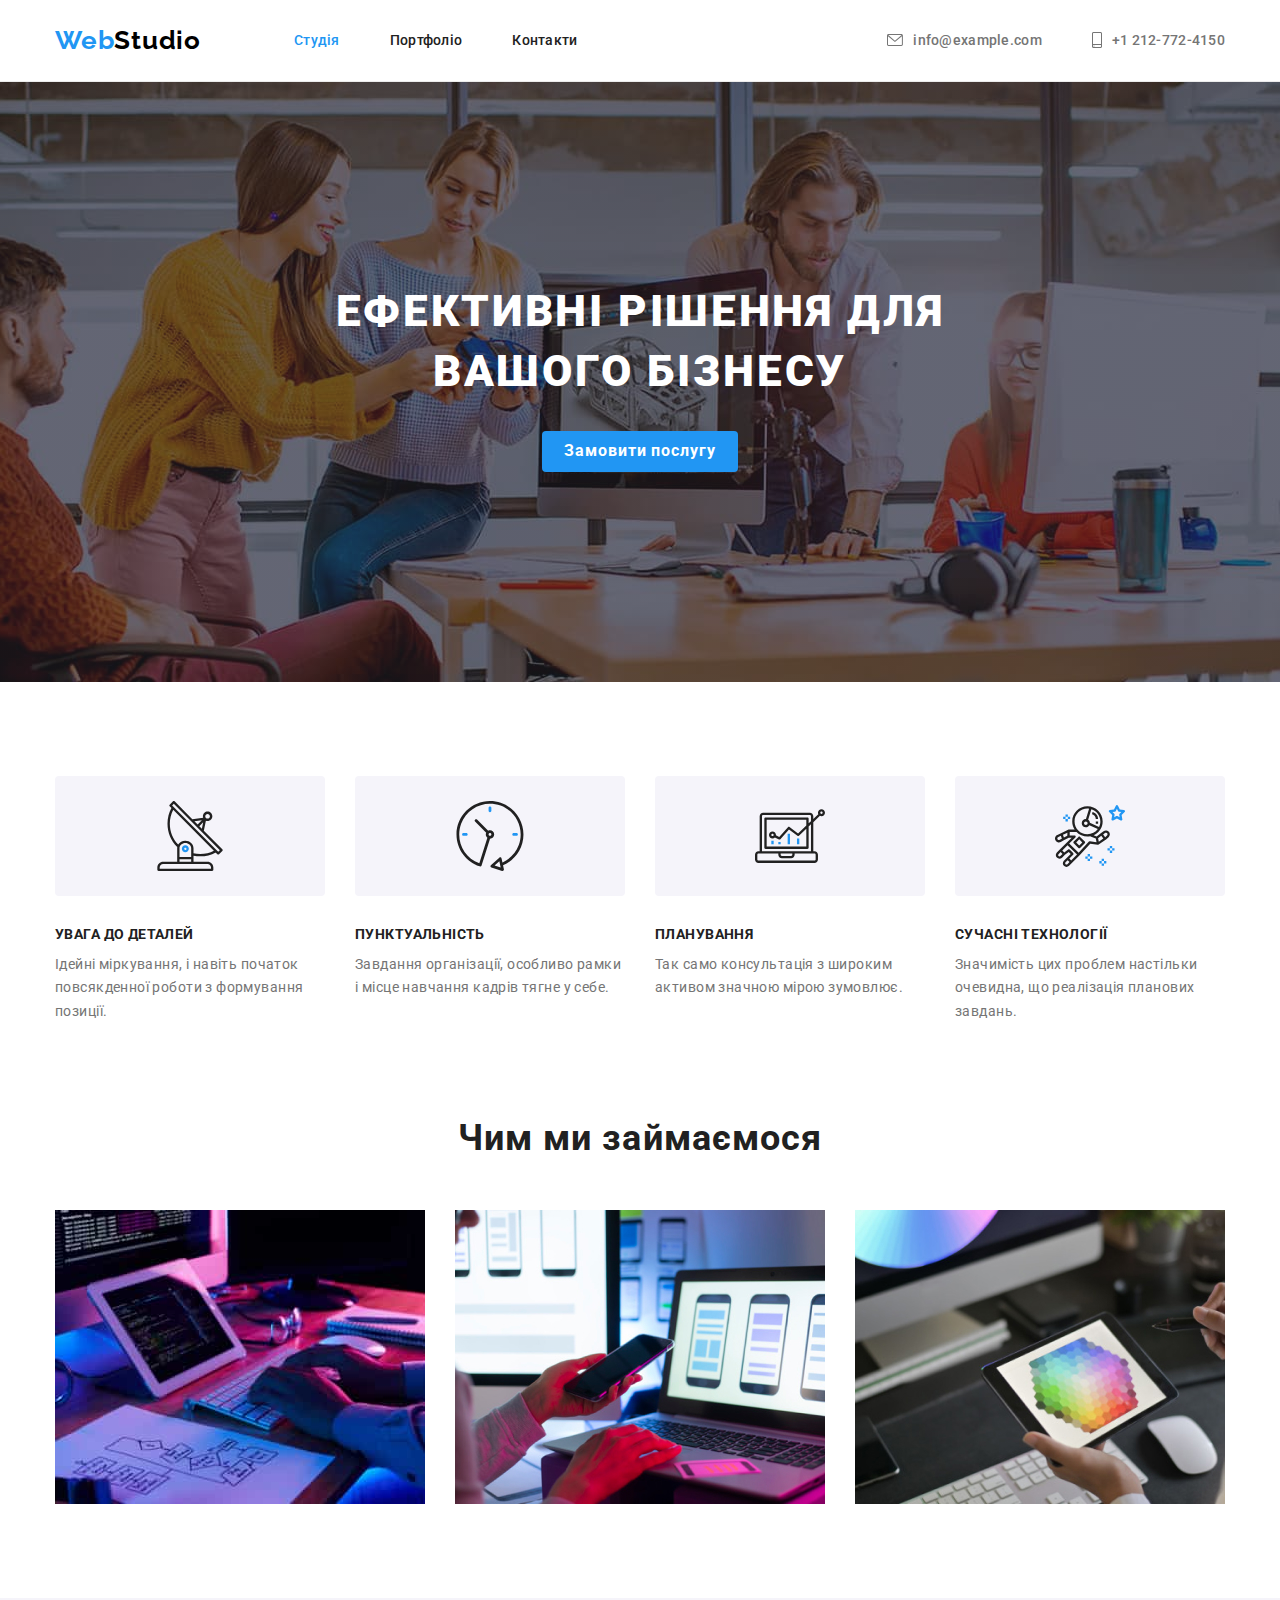
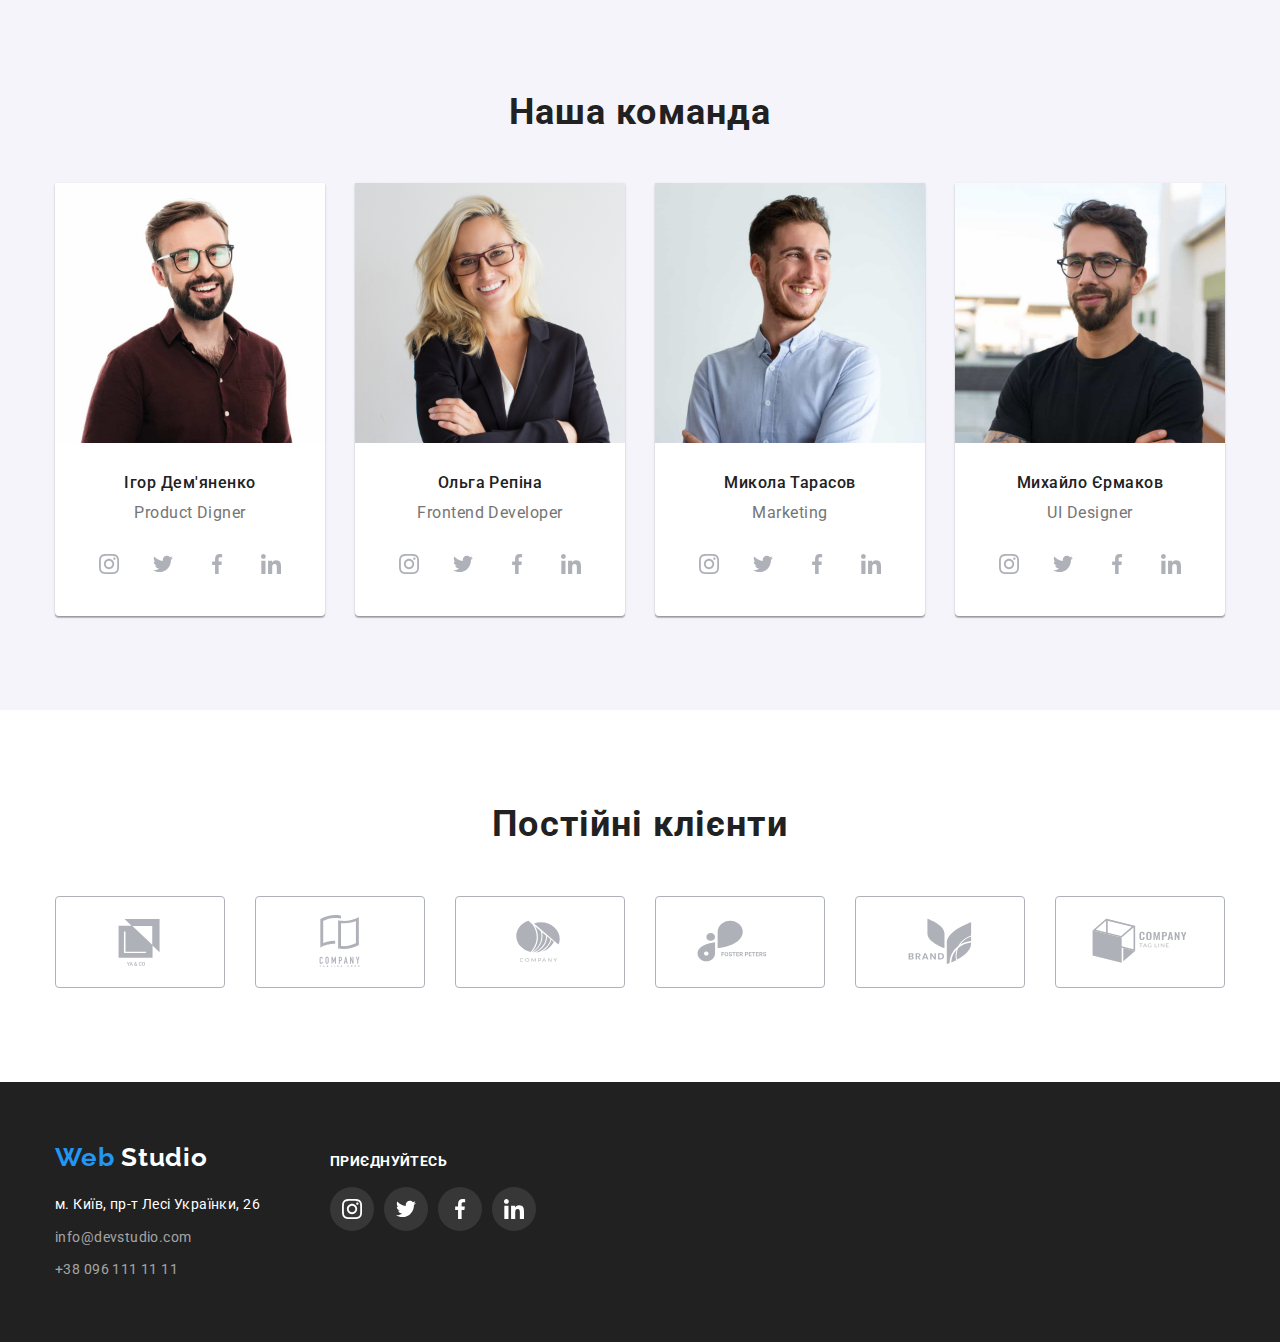
<file: index.html>
<!DOCTYPE html>
<html lang="uk">
  <head>
    <meta charset="UTF-8">
    <meta http-equiv="X-UA-Compatible" content="IE=edge">
    <meta name="viewport" content="width=device-width, initial-scale=1.0">
    <title>Document</title>
    <link href="https://fonts.googleapis.com/css2?family=Raleway:wght@700&family=Roboto:wght@400;500;700;900&display=swap" rel="stylesheet">
    <link rel="stylesheet" href="https://cdnjs.cloudflare.com/ajax/libs/modern-normalize/1.1.0/modern-normalize.min.css">
    <link rel="stylesheet" href="./css/style.css">
  </head>
    <body>
        <header class="page-header">
          <nav class="container main-nav">
            <a  href="./index.html" class="logo">Web <span class="logo-accent-header">
              Studio
            </span>
            </a>
            <ul class="site-nav list">
              <li class="nav-list">
                <a href="./index.html"  class="link-nav current">Студія</a>
              </li>
              <li class="nav-list">
                <a href="./portfolio.html" class="link-nav">Портфоліо</a>
              </li>
              <li class="nav-list">
                <a href="#" class="link-nav">Контакти</a>
              </li>
            </ul>
            <div class="main-contact">
              <ul class="list-info header">
                <li class="contact-info">
                  <a href="mail:info@example.com" class="link header-contacts">
                    <svg class="contact-icon" width="16" height="12">
                      <use href="./images/sprite.svg#icon-envelope"></use>
                    </svg>
                    info@example.com</a>
                </li>
                <li class="contact-info">
                  <a href="tel:+1212-772-4150" class="link header-contacts">
                    <svg class="contact-icon" width="10" height="16">
                      <use href="./images/sprite.svg#icon-smartphone"></use>
                    </svg>
                    +1 212-772-4150</a>
                </li>
              </ul>
            </div>
        </header>
        <main>
            <section class="hero">
             <div class="overlay">
              <h1 class="general-title">Ефективні рішення для вашого бізнесу</h1>
              <button class="button" type="button">Замовити послугу</button>
             </div>
          </section>
            <section class="section about">
              <div class="container">
                <ul class="list-menu">
                  <li class="text-inf">
                    <div class="advantages-block">
                      <svg class="advantages-icn" width="70" height="70">
                        <use href="./images/sprite.svg#icon-antenna"></use>
                      </svg>
                    </div>
                    <h3 class="section-title">Увага до деталей</h3>
                    <p class="subline">
                      Ідейні міркування, і навіть початок повсякденної роботи з
                      формування позиції.
                    </p>
                  </li>
                  <li class="text-inf">
                   <div class="advantages-block">
                    <svg class="advantages-icn" width="70" height="70">
                      <use href="./images/sprite.svg#icon-clock"></use>
                    </svg>
                   </div>
                    <h3 class="section-title">Пунктуальність</h3>
                    <p class="subline">
                      Завдання організації, особливо рамки і місце навчання кадрів тягне
                      у себе.
                    </p>
                  </li>
                  <li class="text-inf">
                   <div class="advantages-block">
                    <svg class="advantages-icn" width="70" height="70">
                      <use href="./images/sprite.svg#icon-diagram"></use>
                    </svg>
                   </div>
                    <h3 class="section-title">Планування</h3>
                    <p class="subline">
                      Так само консультація з широким активом значною мірою зумовлює.
                    </p>
                  </li>
                  <li class="text-inf">
                   <div class="advantages-block">
                    <svg class="advantages-icn" width="70" height="70">
                      <use href="./images/sprite.svg#icon-astronaut"></use>
                    </svg>
                   </div>
                    <h3 class="section-title">Сучасні технології</h3>
                    <p class="subline">
                      Значимість цих проблем настільки очевидна, що реалізація планових
                      завдань.
                    </p>
                  </li>
                </ul>
              </div>
            </section>
          <section class="section no-padding">
            <div class="container">
              <h3 class="title centered">Чим ми займаємося</h3>
              <ul class="info-pic ">
                <li class="img-item">
                  <img
                    src="./images/typing.jpg"
                    alt="Веб верстка"
                    width="370"
                    height="294"
                  />
                </li>
              <li class="img-item"> 
                <img 
                src="./images/phone-user.jpg"
                alt="Дизайн розробка веб сайту"
                width="370"
                height="294">
              </li>
                <li class="img-item">
                  <img 
                    src="./images/tablet-user.jpg"
                    alt="Графічний Дизайн"
                    width="370"
                    height="294"
                  >
                </li>
              </ul>
            </div>
          </section>
          <section class="section-team">
           <div class="container">
            <h3 class="title ">Наша команда</h3>
            <ul class="item-team list">
              <li class="team-img">
                <img 
                  src="./images/worker-1.jpg"
                  alt="Фото робітника 1 "
                  width="270"
                  height="260"
                >
                <div class="container-card">
                  <h3 class="hero-title">Ігор Дем'яненко</h3>
                  <p class="subline-hero">Product Digner</p>
                  <ul class="social-net">
                    <li class="net-item">
                      <a href="" class="social-links">
                        <svg class="network-icon" width="20" height="20">
                          <use href="./images/sprite.svg#icon-instagram"></use>
                        </svg>
                      </a>
                    </li>
                    <li class="net-item">
                      <a href="" class="social-links">
                        <svg class="network-icon" width="20" height="20">
                          <use href="./images/sprite.svg#icon-twitter"></use>
                        </svg>
                      </a>
                    </li>
                    <li class="net-item">
                      <a href="" class="social-links">
                        <svg class="network-icon" width="20" height="20">
                          <use href="./images/sprite.svg#icon-facebook"></use>
                        </svg>
                      </a>
                    </li>
                    <li class="net-item">
                      <a href="" class="social-links">
                        <svg class="network-icon" width="20" height="20">
                          <use href="./images/sprite.svg#icon-linkedin"></use>
                        </svg>
                      </a>
                    </li>
                  </ul>
                </div>
              </li>
              <li class="team-img">
                <img 
                  src="./images/worker-2.jpg"
                  alt="Фото робітника 2"
                  width="270"
                  height="260"
                >
              <div class="container-card">
                <h3 class="hero-title">Ольга Репіна</h3>
                <p class="subline-hero">Frontend Developer</p>
                <ul class="social-net">
                  <li class="net-item">
                    <a href="" class="social-links">
                      <svg class="network-icon" width="20" height="20">
                        <use href="./images/sprite.svg#icon-instagram"></use>
                      </svg>
                    </a>
                  </li>
                  <li class="net-item">
                    <a href="" class="social-links">
                      <svg class="network-icon" width="20" height="20">
                        <use href="./images/sprite.svg#icon-twitter"></use>
                      </svg>
                    </a>
                  </li>
                  <li class="net-item">
                    <a href="" class="social-links">
                      <svg class="network-icon" width="20" height="20">
                        <use href="./images/sprite.svg#icon-facebook"></use>
                      </svg>
                    </a>
                  </li>
                  <li class="net-item">
                    <a href="" class="social-links">
                      <svg class="network-icon" width="20" height="20">
                        <use href="./images/sprite.svg#icon-linkedin"></use>
                      </svg>
                    </a>
                  </li>
                </ul>
              </div>
              </li>
              <li class="team-img">
                <img 
                  src="./images/worker-3.jpg"
                  alt="Фото робітника 3"
                  width="270"
                  height="260"
                >
                <div class="container-card">
                  <h3 class="hero-title">Микола Тарасов</h3>
                  <p class="subline-hero">Marketing</p>
                  <ul class="social-net">
                    <li class="net-item">
                      <a href="" class="social-links">
                        <svg class="network-icon" width="20" height="20">
                          <use href="./images/sprite.svg#icon-instagram"></use>
                        </svg>
                      </a>
                    </li>
                    <li class="net-item">
                      <a href="" class="social-links">
                        <svg class="network-icon" width="20" height="20">
                          <use href="./images/sprite.svg#icon-twitter"></use>
                        </svg>
                      </a>
                    </li>
                    <li class="net-item">
                      <a href="" class="social-links">
                        <svg class="network-icon" width="20" height="20">
                          <use href="./images/sprite.svg#icon-facebook"></use>
                        </svg>
                      </a>
                    </li>
                    <li class="net-item">
                      <a href="" class="social-links">
                        <svg class="network-icon" width="20" height="20">
                          <use href="./images/sprite.svg#icon-linkedin"></use>
                        </svg>
                      </a>
                    </li>
                  </ul>
                </div>
              </li>
              <li class="team-img">
                <img 
                  src="./images/worker-4.jpg"
                  alt="Фото робітника 4"
                  width="270"
                  height="260"
                >
                <div class="container-card">
                  <h3 class="hero-title">Михайло Єрмаков</h3>
                  <p class="subline-hero">UI Designer</p>
                  <ul class="social-net">
                    <li class="net-item">
                      <a href="" class="social-links">
                        <svg class="network-icon" width="20" height="20">
                          <use href="./images/sprite.svg#icon-instagram"></use>
                        </svg>
                      </a>
                    </li>
                    <li class="net-item">
                      <a href="" class="social-links">
                        <svg class="network-icon" width="20" height="20">
                          <use href="./images/sprite.svg#icon-twitter"></use>
                        </svg>
                      </a>
                    </li>
                    <li class="net-item">
                      <a href="" class="social-links">
                        <svg class="network-icon" width="20" height="20">
                          <use href="./images/sprite.svg#icon-facebook"></use>
                        </svg>
                      </a>
                    </li>
                    <li class="net-item">
                      <a href="" class="social-links">
                        <svg class="network-icon" width="20" height="20">
                          <use href="./images/sprite.svg#icon-linkedin"></use>
                        </svg>
                      </a>
                    </li>
                  </ul>
                </div>
              </li>
            </ul>
           </div>
          </section>
          <section class="section-clients">
            <div class="container">
              <h2 class="title">Постійні клієнти</h2>
              <ul class="clients-list">
                <li class="clients-item">
                  <a href="" class="client">
                    <svg widht="106" height="60" class="client-icon"> 
                      <use href="./images/sprite.svg#icon-client-1"></use>
                    </svg>
                  </a>
                </li>
                <li class="clients-item">
                  <a href="" class="client">
                    <svg widht="106" height="60" class="client-icon"> 
                      <use href="./images/sprite.svg#icon-client-2"></use>
                    </svg>
                  </a>
                </li>
                <li class="clients-item">
                  <a href="" class="client">
                    <svg widht="106" height="60" class="client-icon"> 
                      <use href="./images/sprite.svg#icon-client-3"></use>
                    </svg>
                  </a>
                </li>
                <li class="clients-item">
                  <a href="" class="client">
                    <svg widht="106" height="60" class="client-icon"> 
                      <use href="./images/sprite.svg#icon-client-4"></use>
                    </svg>
                  </a>
                </li>
                <li class="clients-item">
                  <a href="" class="client">
                    <svg widht="106" height="60" class="client-icon"> 
                      <use href="./images/sprite.svg#icon-client-5"></use>
                    </svg>
                  </a>
                </li>
                <li class="clients-item">
                  <a href="" class="client">
                    <svg widht="106" height="60" class="client-icon"> 
                      <use href="./images/sprite.svg#icon-client-6"></use>
                    </svg>
                  </a>
                </li>
              </ul>
            </div>
          </section>
        </main>
        <footer class="page-footer">
          <div class="container">
            <div class="parrent-adress">
              <div class="footer-logo">
                <a lang="en" href="./index.html" class="logo-footer">Web <span lang="en" class="logo-accent-footer">Studio</span></a>
                <address class="address-footer">
                  <ul class="list-info footer">
                    <li class="footer-nav">
                      <a class="link-info-address"
                        href="https://goo.gl/maps/1x7PeoEhiyf2AEk2A"
                        target="_blank"
                        rel="noopener noreferrer nofollow"
                      >
                        м. Київ, пр-т Лесі Українки, 26
                      </a>
                    </li>
                    <li class="footer-adress"><a href="mailto" class="link">info@devstudio.com</a></li>
                    <li class="footer-adress"><a href="tell" class="link" >+38 096 111 11 11</a></li>
                  </ul>
             
                </address>
               </div>
               <div class="social-box">
                <p class="title-socials"> Приєднуйтесь</p>
                <ul class="social-net">
                  <li lass="net-item">
                    <a href="" class="social-links footer-icon">
                      <svg class="network-footer" width="20" height="20">
                        <use href="./images/sprite.svg#icon-instagram"></use>
                      </svg>
                    </a>
                  </li>
                  <li>
                    <a href="" class="social-links footer-icon">
                      <svg class="network-footer" width="20" height="20">
                        <use href="./images/sprite.svg#icon-twitter"></use>
                      </svg>
                    </a>
                  </li>
                  <li>
                    <a href="" class="social-links footer-icon">
                      <svg class="network-footer" width="20" height="20">
                        <use href="./images/sprite.svg#icon-facebook"></use>
                      </svg>
                    </a>
                  </li>
                  <li>
                    <a href="" class="social-links footer-icon">
                      <svg class="network-footer" width="20" height="20">
                        <use href="./images/sprite.svg#icon-linkedin"></use>
                      </svg>
                    </a>
                  </li>
                </ul>
               </div>
            </div>
          </div>
        </footer>
    </body>
</html>
</file>
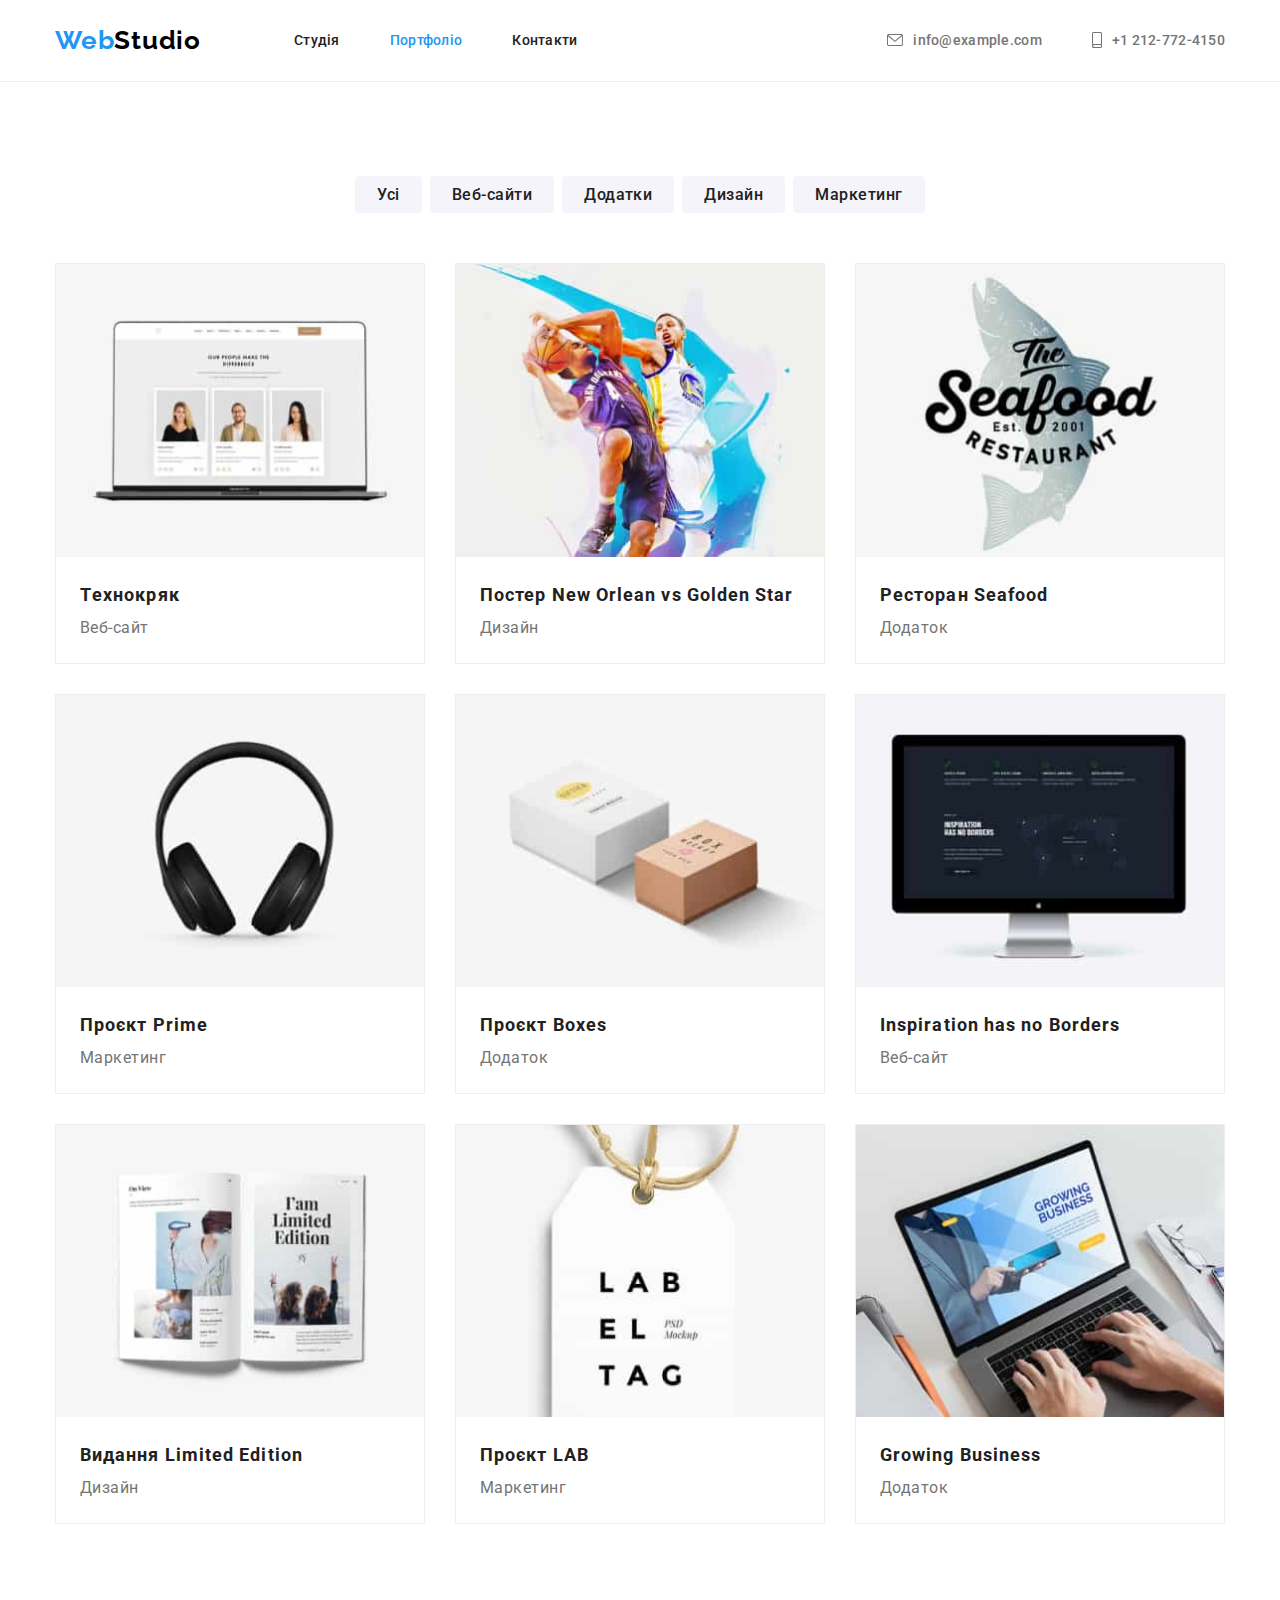
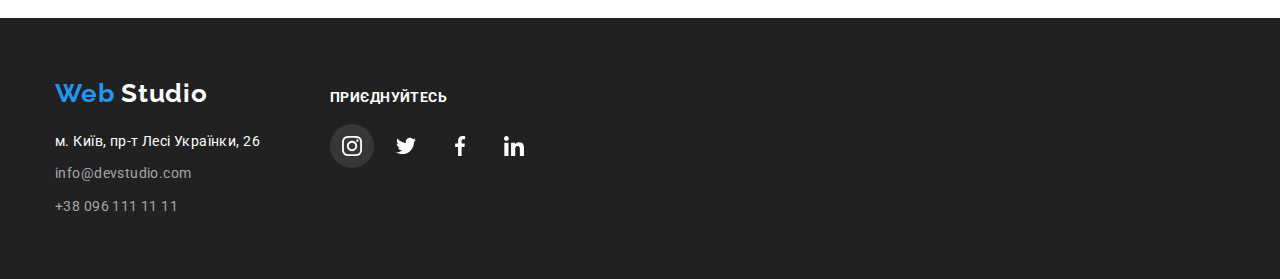
<file: portfolio.html>
<!DOCTYPE html>
<html lang="uk">
  <head>
    <meta charset="UTF-8">
    <meta http-equiv="X-UA-Compatible" content="IE=edge">
    <meta name="viewport" content="width=device-width, initial-scale=1.0">
    <title>Document</title>
    <link href="https://fonts.googleapis.com/css2?family=Raleway:wght@700&family=Roboto:wght@400;500;700;900&display=swap" rel="stylesheet">
    <link rel="stylesheet" href="https://cdnjs.cloudflare.com/ajax/libs/modern-normalize/1.1.0/modern-normalize.min.css">
    <link rel="stylesheet" href="./css/style.css">
  </head>
  <body>
    <header class="page-header">
      <nav class="container main-nav">
        <a  href="./index.html" class="logo">Web <span class="logo-accent-header">
          Studio
        </span>
        </a>
        <ul class="site-nav list">
          <li class="nav-list">
            <a href="./index.html"  class="link-nav">Студія</a>
          </li>
          <li class="nav-list">
            <a href="./portfolio.html" class="link-nav current">Портфоліо</a>
          </li>
          <li class="nav-list">
            <a href="#" class="link-nav">Контакти</a>
          </li>
        </ul>
        <div class="main-contact">
          <ul class="list-info header">
            <li class="contact-info">
              <a href="mail:info@example.com" class="link header-contacts">
                <svg class="contact-icon" width="16" height="12">
                  <use href="./images/sprite.svg#icon-envelope"></use>
                </svg>
                info@example.com</a>
            </li>
            <li class="contact-info">
              <a href="tel:+1212-772-4150" class="link header-contacts">
                <svg class="contact-icon" width="10" height="16">
                  <use href="./images/sprite.svg#icon-smartphone"></use>
                </svg>
                +1 212-772-4150</a>
            </li>
          </ul>
        </div>
    </header>
  <main>
  <section class="second-page">
  <div class="container">
    <ul class="filter">
      <li class="filter-menu">
        <button class="button button-menu">Усі</button>
      </li>
      <li class="filter-menu">
        <button class="button button-menu">Bеб-сайти</button>
      </li>
      <li class="filter-menu">
       <button class="button button-menu">Додатки</button>
      </li>
      <li class="filter-menu">  
       <button class="button button-menu">Дизайн</button>
      </li>
      <li class="filter-menu">
        <button class="button button-menu">Маркетинг</button>
      </li> 
    </ul>
    </div>
    <div class="container">
      <ul class="project-menu">
        <li class="info-menu">
            <a href="" class="portfolio-link">  
              <img src="./images/project-1.jpg" alt="Проект-1" width="370" height="294">
              <div class="container-menu">
                <h2 class="title-menu">Tехнокряк</h2>
                <p class="subline-menu">Веб-сайт</p>
              </div>
              </a>
        </li>
        <li class="info-menu">
          <a href="" class="portfolio-link">
            <img src="./images/project-2.jpg" alt="Проект-2" width="370" height="294">
            <div class="container-menu">
             <h2 class="title-menu">Постер New Orlean vs Golden Star</h2>
             <p class="subline-menu">Дизайн</p>
            </div>
          </a>
        </li>
        <li class="info-menu">
         <a href="" class="portfolio-link">
          <img src="./images/project-3.jpg" alt="Проект-3" width="370" height="294">
          <div class="container-menu">
           <h2 class="title-menu">Ресторан Seafood</h2>
           <p class="subline-menu">Додаток</p>
          </div>
         </a>
        </li>
        <li class="info-menu">
         <a href="" class="portfolio-link">
           <img src="./images/project-4.jpg" alt="Проект-4" width="370" height="294">
          <div class="container-menu">
           <h2 class="title-menu">Проєкт Prime</h2>
           <p class="subline-menu">Маркетинг</p>
          </div>
        </a>
        </li>
        <li class="info-menu">
        <a href="" class="portfolio-link">
          <img src="./images/project-5.jpg" alt="Проект-5" width="370" height="294">
          <div class="container-menu"> <h2 class="title-menu">Проєкт Boxes</h2>
           <p class="subline-menu">Додаток</p>
         </div>
        </a>
        </li>
        <li class="info-menu">
        <a href="" class="portfolio-link">
          <img src="./images/project-6.jpg" alt="Проект-6" width="370" height="294">
          <div class="container-menu">
           <h2 class="title-menu">Inspiration has no Borders</h2>
           <p class="subline-menu">Веб-сайт</p>
          </div>
        </a>
        </li>
        <li class="info-menu">
       <a href="" class="portfolio-link">
        <img src="./images/project-7.jpg" alt="Проект-7" width="370" height="294">
        <div class="container-menu">
          <h2 class="title-menu">Видання Limited Edition</h2>
          <p class="subline-menu">Дизайн</p>
        </div>
       </a>
        </li>
        <li class="info-menu">
        <a href="" class="portfolio-link">
          <img src="./images/project-8.jpg" alt="Проект-8" width="370" height="294">
          <div class="container-menu">
            <h2 class="title-menu">Проєкт LAB</h2>
            <p class="subline-menu">Маркетинг</p>
          </div>
        </a>
        </li>
        <li class="info-menu">
          <a href="" class="portfolio-link">
            <img src="./images/project-9.jpg" alt="Проект-9" width="370" height="294">
          <div class="container-menu">
            <h2 class="title-menu">Growing Business</h2>
            <p class="subline-menu">Додаток</p>
          </div>
          </a>
        </li>
       </ul>
    </div>
  </section>
</main>
<footer class="page-footer">
  <div class="container">
    <div class="parrent-adress">
      <div class="footer-logo">
        <a lang="en" href="./index.html" class="logo-footer">Web <span lang="en" class="logo-accent-footer">Studio</span></a>
        <address class="address-footer">
          <ul class="list-info footer">
            <li class="footer-nav">
              <a class="link-info-address"
                href="https://goo.gl/maps/1x7PeoEhiyf2AEk2A"
                target="_blank"
                rel="noopener noreferrer nofollow"
              >
                м. Київ, пр-т Лесі Українки, 26
              </a>
            </li>
            <li class="footer-adress"><a href="mailto" class="link">info@devstudio.com</a></li>
            <li class="footer-adress"><a href="tell" class="link" >+38 096 111 11 11</a></li>
          </ul>
     
        </address>
       </div>
       <div class="social-box">
        <p class="title-socials"> Приєднуйтесь</p>
        <ul class="social-net">
          <li lass="net-item">
            <a href="" class="social-links footer-icon">
              <svg class="network-footer" width="20" height="20">
                <use href="./images/sprite.svg#icon-instagram"></use>
              </svg>
            </a>
          </li>
          <li>
            <a href="" class="social-links">
              <svg class="network-footer" width="20" height="20">
                <use href="./images/sprite.svg#icon-twitter"></use>
              </svg>
            </a>
          </li>
          <li>
            <a href="" class="social-links">
              <svg class="network-footer" width="20" height="20">
                <use href="./images/sprite.svg#icon-facebook"></use>
              </svg>
            </a>
          </li>
          <li>
            <a href="" class="social-links">
              <svg class="network-footer" width="20" height="20">
                <use href="./images/sprite.svg#icon-linkedin"></use>
              </svg>
            </a>
          </li>
        </ul>
       </div>
    </div>
  </div>
</footer>
</body>
</html>
</file>
<file: css/style.css>
:root{
    --primary-text-color: #757575;
    --title-text-colot: #212121;
    --accent-color: #2196F3;
    --advantages-color:#F5F4FA;
    --social-media-icon:#AFB1B8;
    --white: #FFFFFF;
    --color-project-border: rgba(238, 238, 238, 1);
    --icon-footer:rgba(255, 255, 255, 0.1);
} 
html{
    box-sizing: border-box;

}
*, *::before, *::after{
    box-sizing: inherit;

}
h1,
h2,
h3,
ul,
p {
    margin: 0;
    padding: 0;
}
img {
    display: block;
    max-width: 100%;
    height: auto;
}
.container{
    margin-left: auto;
    margin-right: auto;
    padding-left: 15px;
    padding-right: 15px;
    width: 1200px;
}
body{
    font-family:Roboto, sans-serif;
    letter-spacing: 0.02em;
    margin: 0;
    padding: 0;
}
/*Web Studio Logo*/
.logo{
    display: flex;
}
.logo {
    display: flex;
    margin-right: 93px;

    color: var(--accent-color);
    font-family: Raleway, cursive;
    font-weight: 700;
    font-size: 26px;
    line-height: 1.2;
    letter-spacing: 0.03em;
}
.logo-accent-header{
    color: #000000;
    font-weight: 700;
    font-size: 26px;
    line-height: 1.2;
    letter-spacing: 0.03em;
}
/* Decoratioons */
a{
    text-decoration: none;

}
/* Navigation Menu*/
.main-contact{
    margin-left: auto;
}
.main-nav{
    align-items: center;
    display: flex;
}


.site-nav.list{
    display: flex;
}
.site-nav .nav-list:not(:last-child){
    margin-right: 50px;
}
.site-nav.list .link-nav.current{
    display: block;
    color: var(--accent-color);
    font-weight: 500;
    font-size: 14px;
    line-height: 1.2;
    letter-spacing: 0.02em;
   
}

.link-nav.current{
    display: block;
}
.link-nav{
    display: block;
}
.site-nav.list .link-nav{
    padding-top: 32px;
    padding-bottom: 32px;

    color: var(--title-text-colot);
    font-weight: 500;
    font-size: 14px;
    line-height: 1,2;
    letter-spacing: 0.02em;

   
}
.site-nav .link-nav:hover,
.site-nav .link-nav:focus{

    color: var(--accent-color);
    font-size: 14px;
    line-height: 1.2;
    letter-spacing: 0.02em;
}
.list-info.header{
    display: flex;
}
.list-info.header .contact-info:not(:last-child){
    margin-right: 50px;
}
.list-info.header .link{
    color: var(--primary-text-color);
    font-weight: 500;
    font-size: 14px;
    line-height: 1.2;
    letter-spacing: 0.02em;

}
.link.header-contacts:focus,
.link.header-contacts:hover{
    color: var(--accent-color);
}

.header-contacts .contact-icn:focus,
.header-contacts .contact-icn:hover{
    fill:var(--accent-color);
}

/* SVG PICTURES IN HEADER */
.contact-info .link.header-contacts{
    display: flex;
    align-items: center;
    gap:  10px;
    fill: var(--primary-text-color);
}
.header-contacts:hover .contact-icon,
.header-contacts:focus .contact-icon{
    fill: var(--accent-color);
}



.about
.list-info.header .link:hover,
.list-info.header .link:focus{
    color: var(--accent-color);
}
ul{
    margin: 0;
    padding: 0;
   display: block;
    list-style: none;
}
/* Hero Menu*/
.hero {
    max-width: 1600px;
    height: 600px;
    background-image: 
    linear-gradient(to right,
     rgba(47, 48, 58, 0.4) ,
     rgba(47, 48, 58, 0.4)),
     url('../images/background-hero.jpg');
     background-repeat: no-repeat;
     background-position: center;
    margin: auto;

    padding: 200px 0px 200px 0px;
    text-align: center;
    background-color: var(--title-text-colot);
}

.button-menu:hover,
.button-menu:focus{
    box-shadow: 0px 2px 2px 0px rgba(0, 0, 0, 0.12);

box-shadow: 0px 1px 2px 0px rgba(0, 0, 0, 0.08);

box-shadow: 0px 3px 1px 0px rgba(0, 0, 0, 0.1);

}

.button{
    display: inline-block;
    border: 0px;
    padding: 11px 32px;  
    border-radius: 4px;

    font-family: Roboto, sans-serif;
    cursor: pointer;
    color: #FFFFFF;
    background-color: var(--accent-color);
    font-weight: 700;
    font-size: 16px;
    line-height: 1.8;
    letter-spacing: 0.06em;
}
.list-menu{
    display: flex;
}
.list-menu .text-inf{
    margin-right: 30px;
}
/* TEXT-INF */
.advantages-block{
    justify-content: center;
    align-items: center;
    display: flex;
    width: 270px;
    height: 120px;

    margin-bottom: 30px;
    border-radius: 4px;
    background-color:var(--advantages-color)
}


.text-inf{
    display: block;
}

.text-inf{
    width: 270px;
}
/* Section */

.section-clients{
    padding: 94px 0px 94px 0px;
}

.section{
    padding-bottom: 94px;
}
.section-team{
    padding: 94px 0px 94px 0px;
}
.section-title{
    margin-top: 0px;
    margin-bottom: 0px;

    color: var(--title-text-colot);
    font-weight: 700;
    font-size: 14px;
    line-height: 1.2;
    letter-spacing: 0.03em;
    text-transform: uppercase
    
} 

.general-title{
    width: 696px;
    margin-top: 0;
    margin-bottom: 30px;
    margin-left: auto;
    margin-right: auto;


    color: #FFFFFF;
    font-weight: 900;
    font-size: 44px;
    line-height: 1.36;
    letter-spacing: 0.06em;
    text-transform: uppercase;
}
.title.centered{
    text-align: center;
}
.title{
    text-align: center;
    margin-top: 0px;
    margin-bottom: 0px;

    color: var(--title-text-colot);
    font-weight: 700;
    font-size: 36px;
    line-height: 1.16;
    letter-spacing: 0.03em;
}
.hero-title{

    text-align: center;
    margin: 0px;


    color: var(--title-text-colot);
    font-weight: 500;
    font-size: 16px;
    line-height: 1.2;
    letter-spacing: 0.03em;
}
.container-card{
    padding: 30px 0px 30px 0px;

}
.icon-footer{
    width: 44px;
    height: 44px;
    display: flex;
    justify-content: center;
    align-items: center;
    border-radius: 50%;
    background-color:rgba(255, 255, 255, 0.1);

}
.footer-icon{
    fill: var(--white);
}
.social-box{
    margin-left: 70px;
}
.social-links{
    width: 44px;
    height: 44px;
    display: flex;
    justify-content: center;
    align-items: center;
    border-radius: 50%;
}
.social-links:hover,
.social-links:focus{
    background-color:var(--accent-color);
    fill: var(--white);
}
.footer-icon{
    background-color: var(--icon-footer);
}
/* a svg */
.social-links:hover .network-icon,  
.social-links:focus .network-icon{
    fill: var(--white);
}
.social-net{
    display: flex;
    gap: 10px;
    justify-content: center;
    margin-top: 20px;


}
.network-icon{
    fill: var(--social-media-icon)
}
.network-footer{
    fill: var(--white);
}

.network-icon-static{
    fill: var(--white);
}
.icon-footer-static{
    width: 44px;
    height: 44px;
    display: flex;
    justify-content: center;
    align-items: center;
    border-radius: 50%;
    background-color: var(--accent-color);
}

.about {
    padding-top: 94px;
}

.subline{
    
    margin-top: 10px;
    margin-bottom: 0px;

    color: var(--primary-text-color);
    font-size: 14px;
    line-height: 1.7;
    letter-spacing: 0.03em
}
.info-pic{
    display: flex;
    margin-top: 50px;
}   
.img-item{
    margin-right: 30px;
}
.img-item:nth-child(3){
    margin-right: 0px;
}
.item-team{
    white-space: nowrap;
    display: flex;
}
.subline-hero{
    margin-top: 10px;
    margin-bottom: 0px;
    text-align: center;

    color: var(--primary-text-color);
    font-family: 'Roboto';
    font-style: normal;
    font-size: 16px;
    line-height: 1.2;
    letter-spacing: 0.03em;
}

.section-team{
    
    background-color: #F5F4FA;
}
.team-img{
    box-shadow: 0px 1px 3px rgba(0, 0, 0, 0.12), 0px 1px 1px rgba(0, 0, 0, 0.14), 0px 2px 1px rgba(0, 0, 0, 0.2);
    border-radius: 0px 0px 4px 4px;
    margin-right: 30px;
    box-sizing: border-box;
    width: 270px;
    margin-top: 50px;
    margin-bottom: 0px;

    background-color: #FFFFFF;
}
.team-img:nth-child(4){
    margin-right: 0px;
}
/* Clients */
.clients-list{
    margin-top: 50px;
    display: flex;
    text-align: center;
}
.client{
    margin-right: 30px;
    display: flex;
    border-radius: 4px;
    align-items: center;
    justify-content: center;
    width: 170px;
    height: 92px;
    fill: var(--social-media-icon);
    border: 1px solid var(--social-media-icon);
}
.client:hover,
.client:focus{
    border: 1px solid var(--accent-color);
    fill: var(--accent-color);
}
/* Footer */
.page-footer{
    padding: 60px 0px 60px 0px;
    background-color: var(--title-text-colot);

}
.logo-footer{
    color: var(--accent-color);
    font-family: Raleway, cursive;
    font-weight: 700;
    font-size: 26px;
    line-height: 1.2;
    letter-spacing: 0.03em;
}
.logo-accent-footer{
    margin-top: 60px;
    color: #FFFFFF;
    font-weight: 700;
    font-size: 26px;
    line-height: 1.2;
    letter-spacing: 0.03em;

}
.address-footer{
    margin-top: 20px;
}
.footer-nav{
    margin-top: 20;
}
.footer-adress{
    margin-top: 9px;
    margin-bottom: 0px;
}
.link-info-address {
    font-style: normal;
    color: var(--white);
    font-size: 14px;
    line-height: 1.7;
    letter-spacing: 0.03em;  
}

.page-footer .address-footer .list-info.footer .link{
    display: inline-block;
    font-style: normal;
    color: rgba(255, 255, 255, 0.6);
    font-size: 14px;
    line-height: 1.7;                                           
    letter-spacing: 0.03em;


}
.page-footer .address-footer .list-info.footer .link:hover,
.page-footer .address-footer .list-info.footer .link:focus{
    color: #2196F3;
}
.title-socials{
    font-family: 'Roboto';
    font-style: normal;
    font-weight: 700;
    font-size: 14px;
    line-height: 0.9;
    letter-spacing: 0.03em;
    text-transform: uppercase;
    color: var(--white);
}
.parrent-adress{
    display: flex;
    align-items: baseline;
}
.social-footer{
    margin-top: 20px;
    display: flex;
    gap: 10px;
    justify-content: center;
    margin-left: 70px;
    display: flex;
    align-items: baseline;
}

/* Second page */
.page-header{
    border-bottom: 1px solid #ececec;
}
.second-page{
    padding-top: 94px;
    padding-bottom: 94px;
}
.info-menu{
    border: 1px solid #EEEEEE;
    margin-right: 30px;
    width: 370px;
    margin-top: 30px;
    margin-bottom: 0px;
}

.portfolio-link{
    display: block;
}
.portfolio-link:hover,
.portfolio-link:focus{
    box-shadow: 0px 4px 4px 0px rgba(0, 0, 0, 0.25);
}





.info-menu:nth-child(3n){
    margin-right: 0px;
}
.container-menu{
    padding: 20px 24px;
}
.project-menu{
    margin-top: -30px;
    display: flex;
    flex-wrap: wrap;
}
.title-menu{
    margin: 0px;
    
    color: var(--title-text-colot); 
    font-weight: 700;
    font-size: 18px;
    line-height: 2;
    letter-spacing: 0.06em;
}
.subline-menu{
    margin: 0px;
    color: var(--primary-text-color);
    font-size: 16px;
    line-height: 1.87;
    letter-spacing: 0.03em
}
/* Filter */

.filter{
    display: flex;
    justify-content: center;
    margin-bottom: 50px;
}
.button{
    padding: 6px 22px
}
.filter .filter-menu .button {
    
    border-radius: 4px;
    display: inline-block;
    color: var(--title-text-colot);
    background-color: #F5F4FA;
    font-family: 'Roboto';
    font-weight: 500;
    font-size: 16px;
    line-height: 1.6;
    letter-spacing: 0.03em;
}
.filter-menu{
    margin-right: 8px;
    display: inline;
}
.filter-menu:nth-child(5){
    margin-right: 0px;
}
.filter .filter-menu .button:hover,
.filter .filter-menu .button:focus{
    border: 2px;
    color: #FFFFFF;
    background-color: #2196F3;
    cursor: pointer;
}
</file>
